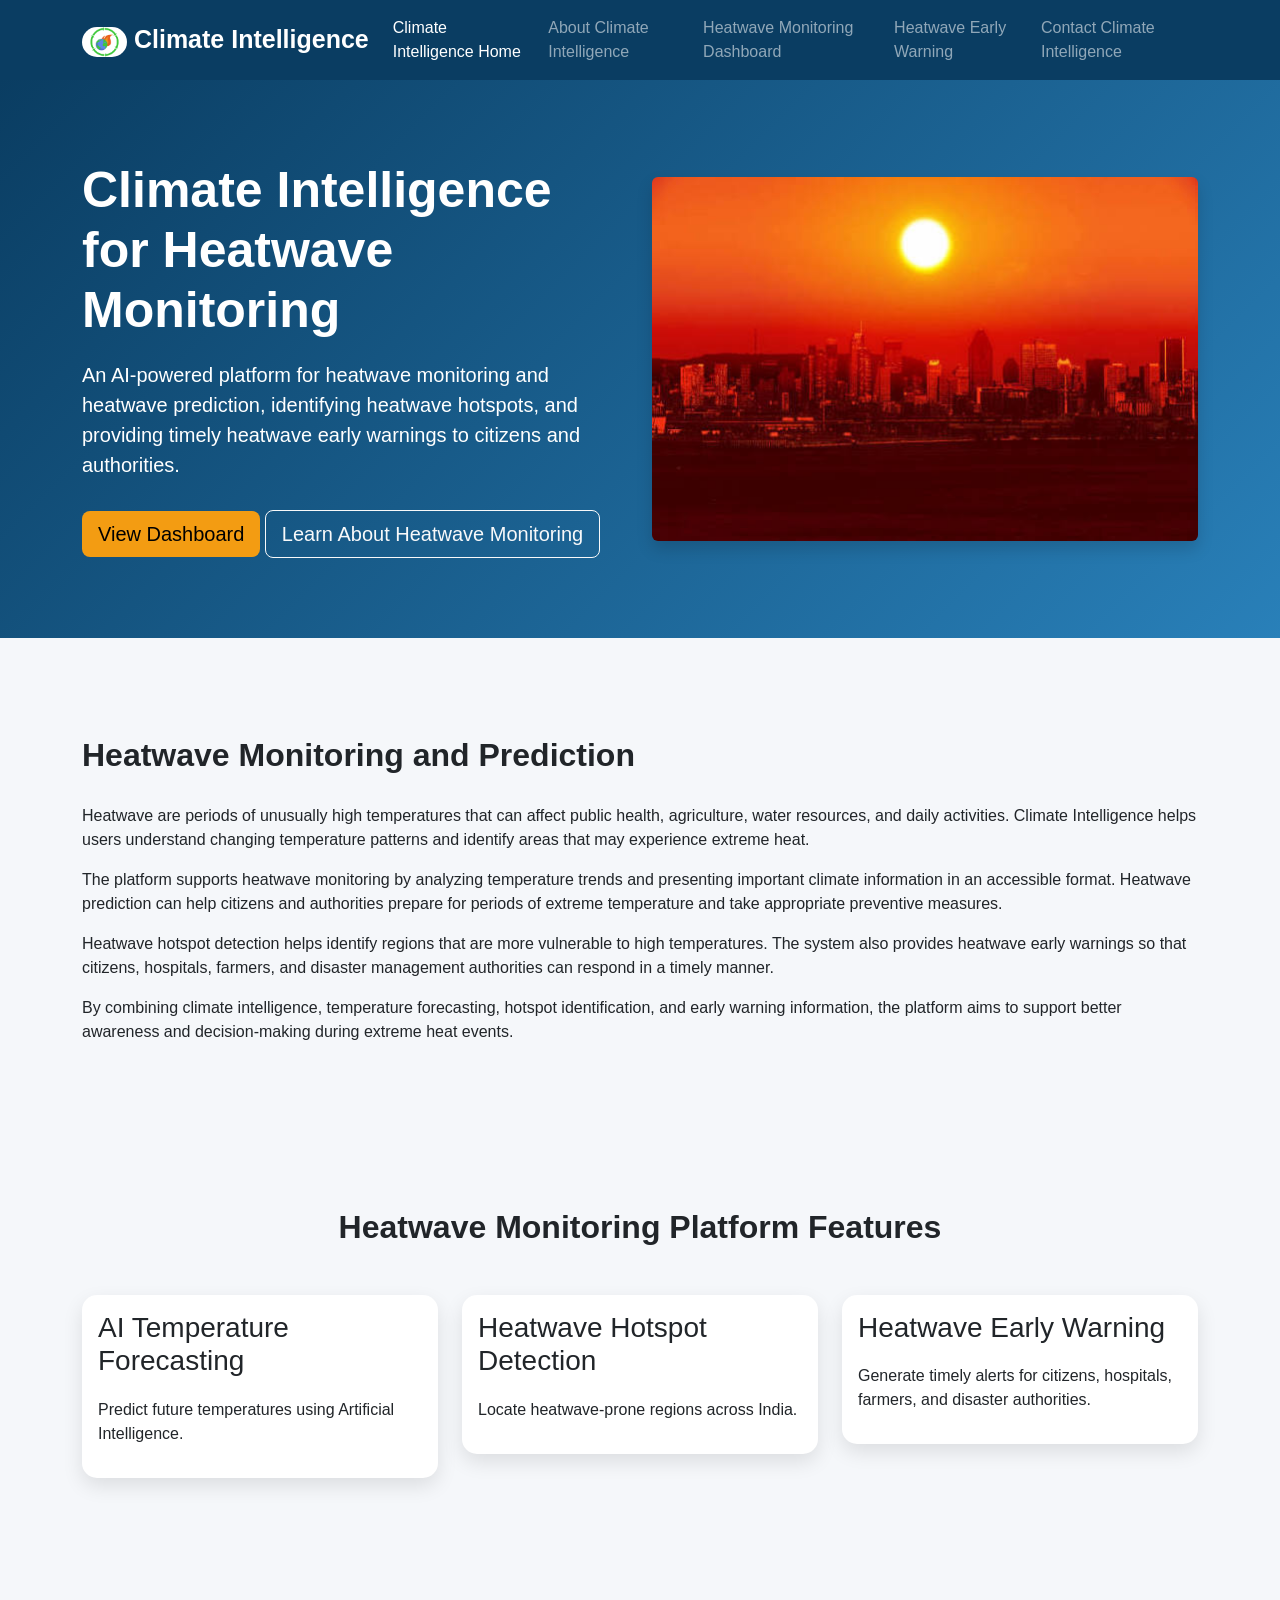
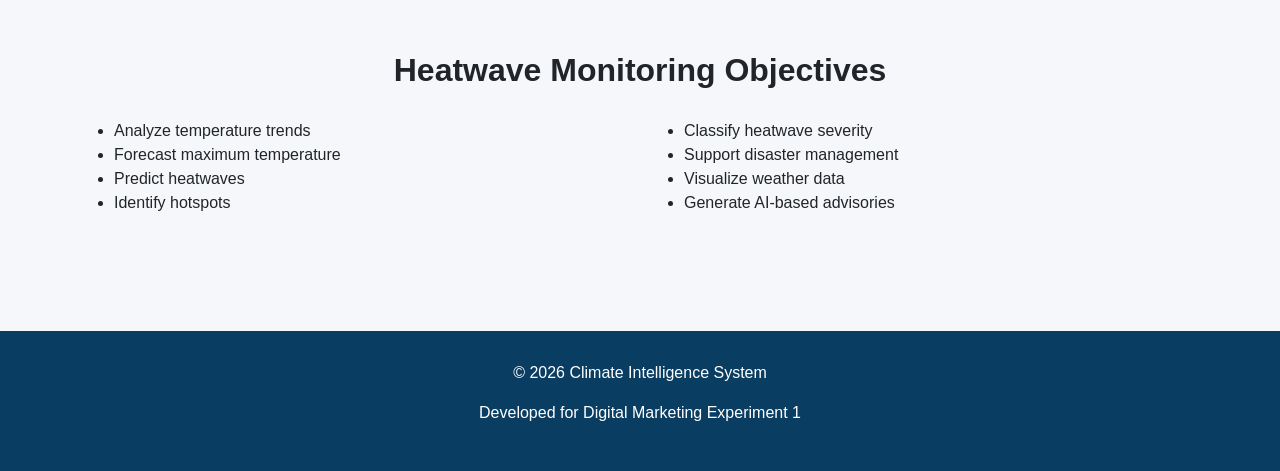
<file: index.html>
<!DOCTYPE html>
<html lang="en">

<head>

  <!-- Google tag (gtag.js) -->
  <script async src="https://www.googletagmanager.com/gtag/js?id=G-5CMJ7T5TZF"></script>

  <script>
    window.dataLayer = window.dataLayer || [];
    function gtag(){dataLayer.push(arguments);}
    gtag('js', new Date());

    gtag('config', 'G-5CMJ7T5TZF');
  </script>

  <!-- Character Encoding -->
  <meta charset="UTF-8">

  <!-- Responsive Viewport -->
  <meta name="viewport"
        content="width=device-width, initial-scale=1.0">

  <!-- SEO Title -->
  <title>Heatwave Monitoring & Early Warning | Climate Intelligence</title>

  <!-- SEO Meta Description -->
  <meta name="description"
        content="Monitor heatwaves, predict extreme heat risks, and receive early warnings with climate intelligence.">

  <!-- SEO Meta Keywords -->
  <meta name="keywords"
        content="heatwave monitoring, heatwave prediction, heatwave alerts, climate intelligence, early warning">

  <!-- Search Engine Robots -->
  <meta name="robots"
        content="index, follow">

  <!-- Bootstrap CSS -->
  <link href="https://cdn.jsdelivr.net/npm/bootstrap@5.3.3/dist/css/bootstrap.min.css"
        rel="stylesheet">

  <!-- Custom CSS -->
  <link rel="stylesheet"
        href="css/style.css">

</head>

<body>

<!-- Navbar -->
<nav class="navbar navbar-expand-lg navbar-dark bg-dark">

  <div class="container">

    <a class="navbar-brand"
       href="index.html"
       title="Climate Intelligence Home">

      <img src="images/logo.png"
           width="45"
           alt="Climate Intelligence logo">

      Climate Intelligence

    </a>

    <button class="navbar-toggler"
            type="button"
            data-bs-toggle="collapse"
            data-bs-target="#navbarNav">

      <span class="navbar-toggler-icon"></span>

    </button>

    <div class="collapse navbar-collapse"
         id="navbarNav">

      <ul class="navbar-nav ms-auto">

        <li class="nav-item">

          <a class="nav-link active"
             href="index.html"
             title="Climate Intelligence Home">

            Climate Intelligence Home

          </a>

        </li>

        <li class="nav-item">

          <a class="nav-link"
             href="about.html"
             title="Learn about the Climate Intelligence system">

            About Climate Intelligence

          </a>

        </li>

        <li class="nav-item">

          <a class="nav-link"
             href="dashboard.html"
             title="View the heatwave monitoring dashboard">

            Heatwave Monitoring Dashboard

          </a>

        </li>

        <li class="nav-item">

          <a class="nav-link"
             href="warning.html"
             title="View heatwave early warnings">

            Heatwave Early Warning

          </a>

        </li>

        <li class="nav-item">

          <a class="nav-link"
             href="contact.html"
             title="Contact the Climate Intelligence system">

            Contact Climate Intelligence

          </a>

        </li>

      </ul>

    </div>

  </div>

</nav>


<!-- Hero Section -->
<section class="hero">

  <div class="container">

    <div class="row align-items-center">

      <div class="col-lg-6">

        <!-- Main H1 Heading -->
        <h1>
          Climate Intelligence for Heatwave Monitoring
        </h1>

        <p>
          An AI-powered platform for heatwave monitoring and heatwave prediction,
          identifying heatwave hotspots,
          and providing timely heatwave early warnings
          to citizens and authorities.
        </p>

        <a href="dashboard.html"
           class="btn btn-warning btn-lg"
           title="View the heatwave monitoring dashboard">

          View Dashboard

        </a>

        <a href="about.html"
           class="btn btn-outline-light btn-lg"
           title="Learn about heatwave monitoring and early warning">

          Learn About Heatwave Monitoring

        </a>

      </div>


      <div class="col-lg-6">

        <img src="images/hero.jpg"
             class="img-fluid rounded shadow"
             alt="Climate intelligence for heatwave monitoring">

      </div>

    </div>

  </div>

</section>


<!-- SEO Content Section -->
<section class="container mt-5">

  <h2>
    Heatwave Monitoring and Prediction
  </h2>

  <p>
    Heatwave are periods of unusually high temperatures that can affect
    public health, agriculture, water resources, and daily activities.
    Climate Intelligence helps users understand changing temperature
    patterns and identify areas that may experience extreme heat.
  </p>

  <p>
    The platform supports heatwave monitoring by analyzing temperature
    trends and presenting important climate information in an accessible
    format. Heatwave prediction can help citizens and authorities prepare
    for periods of extreme temperature and take appropriate preventive
    measures.
  </p>

  <p>
    Heatwave hotspot detection helps identify regions that are more
    vulnerable to high temperatures. The system also provides heatwave
    early warnings so that citizens, hospitals, farmers, and disaster
    management authorities can respond in a timely manner.
  </p>

  <p>
    By combining climate intelligence, temperature forecasting, hotspot
    identification, and early warning information, the platform aims to
    support better awareness and decision-making during extreme heat
    events.
  </p>

</section>


<!-- Features -->
<section class="container mt-5">

  <!-- H2 Heading -->
  <h2 class="text-center mb-5">
    Heatwave Monitoring Platform Features
  </h2>


  <div class="row">


    <!-- Temperature Forecasting -->
    <div class="col-md-4">

      <div class="card">

        <div class="card-body">

          <!-- H3 Heading -->
          <h3>
            AI Temperature Forecasting
          </h3>

          <p>
            Predict future temperatures using Artificial Intelligence.
          </p>

        </div>

      </div>

    </div>


    <!-- Hotspot Detection -->
    <div class="col-md-4">

      <div class="card">

        <div class="card-body">

          <!-- H3 Heading -->
          <h3>
            Heatwave Hotspot Detection
          </h3>

          <p>
            Locate heatwave-prone regions across India.
          </p>

        </div>

      </div>

    </div>


    <!-- Early Warning -->
    <div class="col-md-4">

      <div class="card">

        <div class="card-body">

          <!-- H3 Heading -->
          <h3>
            Heatwave Early Warning
          </h3>

          <p>
            Generate timely alerts for citizens,
            hospitals,
            farmers,
            and disaster authorities.
          </p>

        </div>

      </div>

    </div>

  </div>

</section>


<!-- Objectives -->
<section class="container mt-5">

  <!-- H2 Heading -->
  <h2 class="text-center">
    Heatwave Monitoring Objectives
  </h2>


  <div class="row mt-4">

    <div class="col-md-6">

      <ul>

        <li>Analyze temperature trends</li>

        <li>Forecast maximum temperature</li>

        <li>Predict heatwaves</li>

        <li>Identify hotspots</li>

      </ul>

    </div>


    <div class="col-md-6">

      <ul>

        <li>Classify heatwave severity</li>

        <li>Support disaster management</li>

        <li>Visualize weather data</li>

        <li>Generate AI-based advisories</li>

      </ul>

    </div>

  </div>

</section>


<!-- Footer -->
<footer>

  <p>
    © 2026 Climate Intelligence System
  </p>

  <p>
    Developed for Digital Marketing Experiment 1
  </p>

</footer>


<!-- Bootstrap JavaScript -->
<script src="https://cdn.jsdelivr.net/npm/bootstrap@5.3.3/dist/js/bootstrap.bundle.min.js"></script>

<!-- Custom JavaScript -->
<script src="js/script.js"></script>

</body>

</html>
</file>
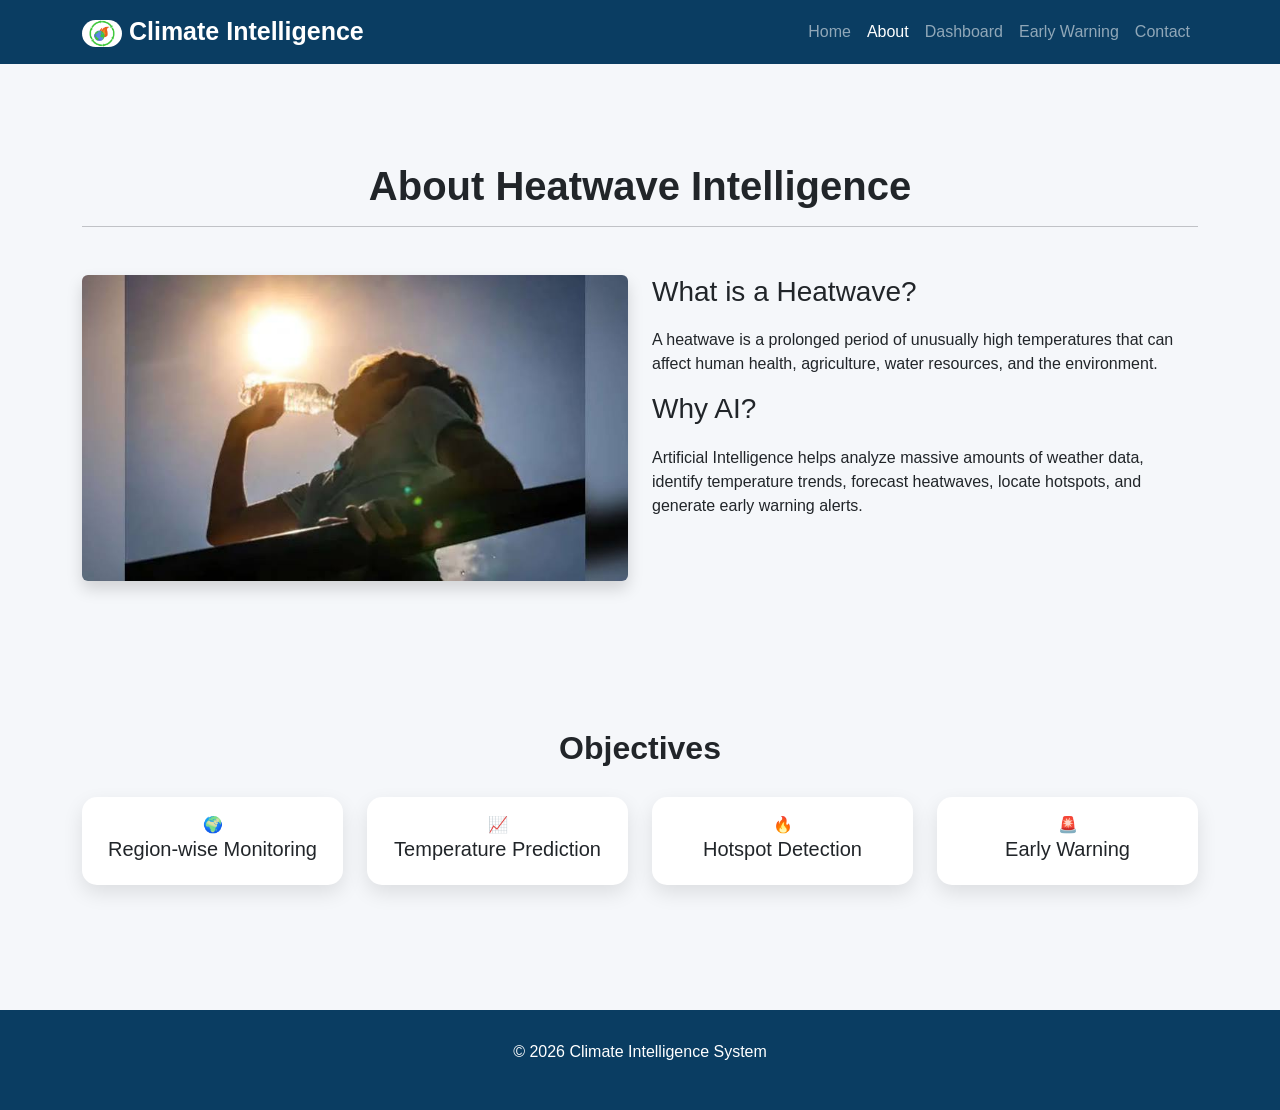
<file: about.html>
<!DOCTYPE html>
<html lang="en">

<head>
    <meta charset="UTF-8">
    <meta name="viewport" content="width=device-width, initial-scale=1.0">
    <title>About - Climate Intelligence</title>

    <link href="https://cdn.jsdelivr.net/npm/bootstrap@5.3.3/dist/css/bootstrap.min.css" rel="stylesheet">
    <link rel="stylesheet" href="css/style.css">
</head>

<body>

<!-- Navbar -->

<nav class="navbar navbar-expand-lg navbar-dark">

<div class="container">

<a class="navbar-brand" href="index.html">

<img src="images/logo.png" width="40">

Climate Intelligence

</a>

<button class="navbar-toggler"
type="button"
data-bs-toggle="collapse"
data-bs-target="#navbarNav">

<span class="navbar-toggler-icon"></span>

</button>

<div class="collapse navbar-collapse"
id="navbarNav">

<ul class="navbar-nav ms-auto">

<li class="nav-item">

<a class="nav-link"
href="index.html">

Home

</a>

</li>

<li class="nav-item">

<a class="nav-link active"
href="about.html">

About

</a>

</li>

<li class="nav-item">

<a class="nav-link"
href="dashboard.html">

Dashboard

</a>

</li>

<li class="nav-item">

<a class="nav-link"
href="warning.html">

Early Warning

</a>

</li>

<li class="nav-item">

<a class="nav-link"
href="contact.html">

Contact

</a>

</li>

</ul>

</div>

</div>

</nav>

<section class="container mt-5">

<h1 class="text-center">

About Heatwave Intelligence

</h1>

<hr>

<div class="row mt-5">

<div class="col-lg-6">

<img src="images/heatwave.jpg"
class="img-fluid rounded shadow">

</div>

<div class="col-lg-6">

<h3>

What is a Heatwave?

</h3>

<p>

A heatwave is a prolonged period of unusually high temperatures that can affect human health,
agriculture,
water resources,
and the environment.

</p>

<h3>

Why AI?

</h3>

<p>

Artificial Intelligence helps analyze massive amounts of weather data,
identify temperature trends,
forecast heatwaves,
locate hotspots,
and generate early warning alerts.

</p>

</div>

</div>

</section>

<section class="container mt-5">

<h2 class="text-center">

Objectives

</h2>

<div class="row mt-4">

<div class="col-md-3">

<div class="card">

<div class="card-body text-center">

🌍

<h5>

Region-wise Monitoring

</h5>

</div>

</div>

</div>

<div class="col-md-3">

<div class="card">

<div class="card-body text-center">

📈

<h5>

Temperature Prediction

</h5>

</div>

</div>

</div>

<div class="col-md-3">

<div class="card">

<div class="card-body text-center">

🔥

<h5>

Hotspot Detection

</h5>

</div>

</div>

</div>

<div class="col-md-3">

<div class="card">

<div class="card-body text-center">

🚨

<h5>

Early Warning

</h5>

</div>

</div>

</div>

</div>

</section>

<footer>

<p>

© 2026 Climate Intelligence System

</p>

</footer>

<script src="https://cdn.jsdelivr.net/npm/bootstrap@5.3.3/dist/js/bootstrap.bundle.min.js"></script>

</body>

</html>
</file>
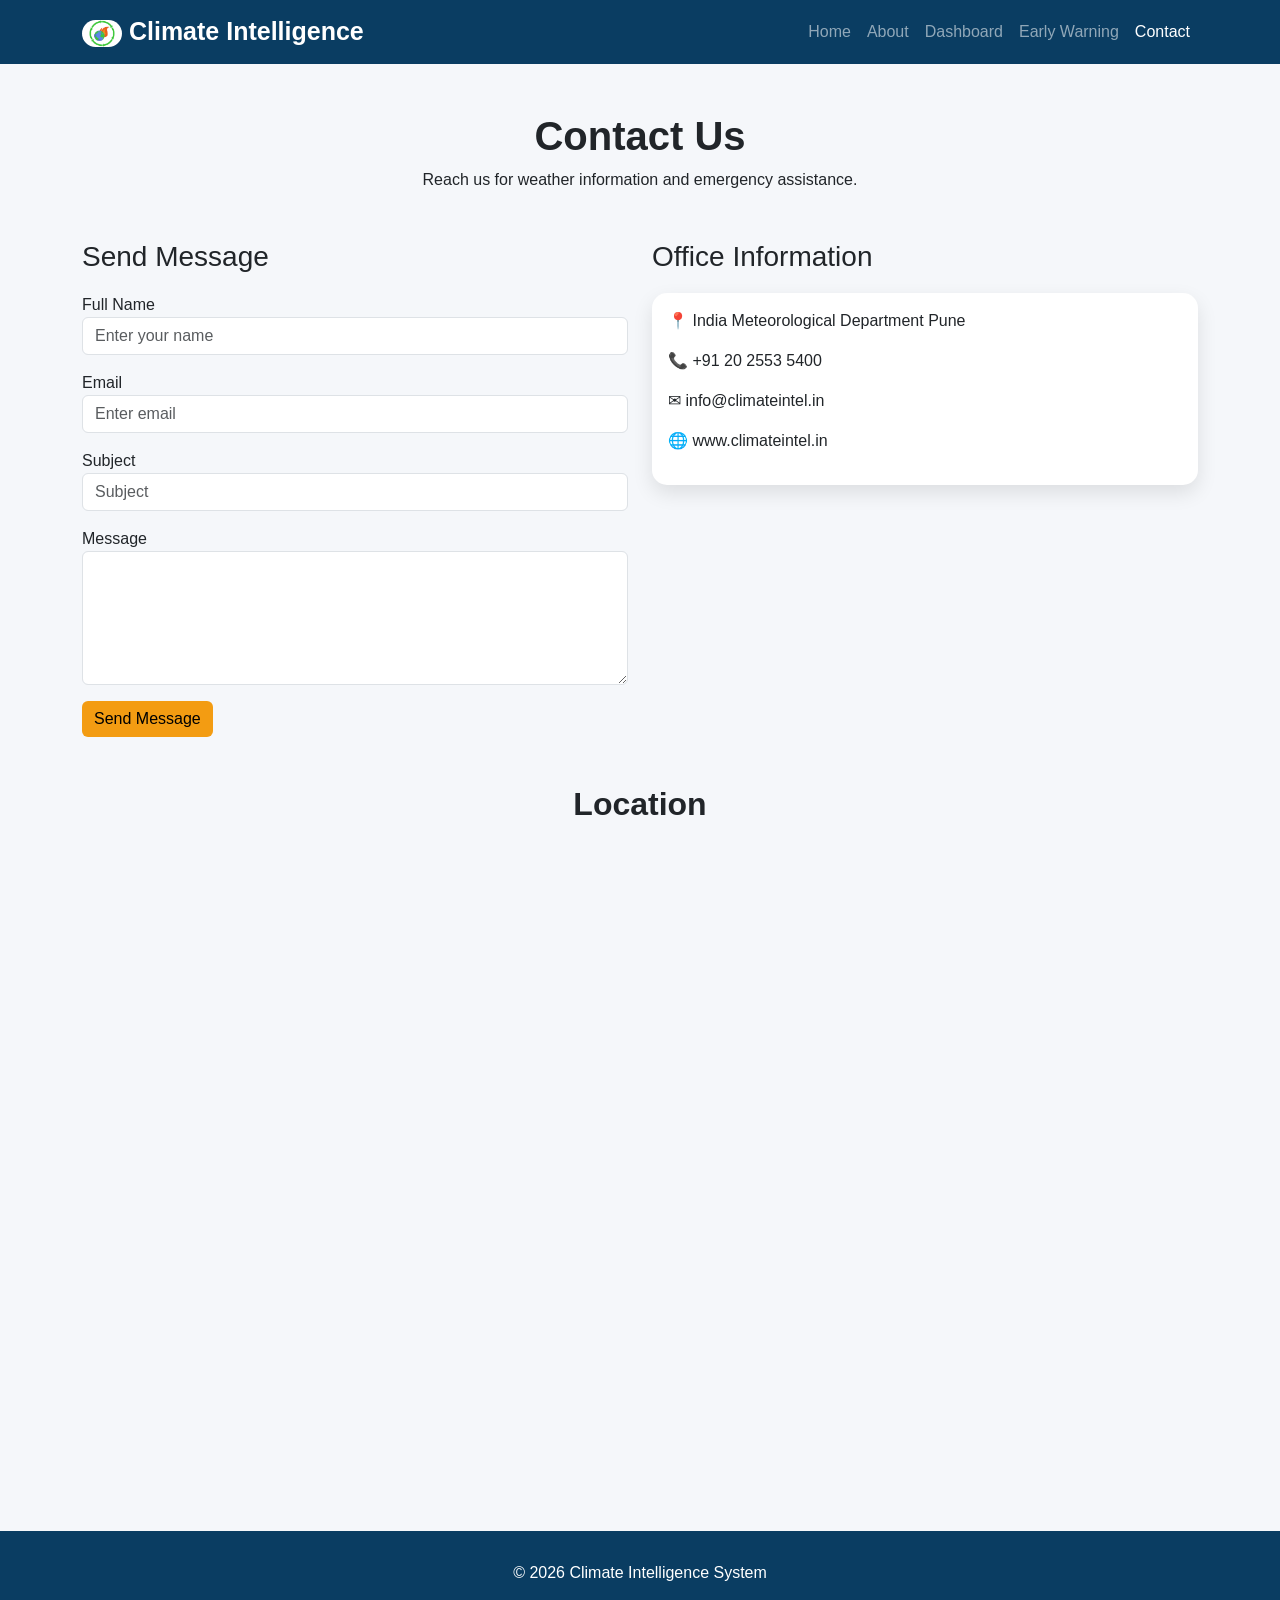
<file: contact.html>
<!DOCTYPE html>
<html lang="en">

<head>

<meta charset="UTF-8">

<meta name="viewport"
content="width=device-width, initial-scale=1.0">

<title>Contact</title>

<link href="https://cdn.jsdelivr.net/npm/bootstrap@5.3.3/dist/css/bootstrap.min.css" rel="stylesheet">

<link rel="stylesheet"
href="css/style.css">

</head>

<body>

<!-- Navbar -->

<nav class="navbar navbar-expand-lg navbar-dark">

<div class="container">

<a class="navbar-brand"
href="index.html">

<img src="images/logo.png"
width="40">

Climate Intelligence

</a>

<button class="navbar-toggler"
type="button"
data-bs-toggle="collapse"
data-bs-target="#navbarNav">

<span class="navbar-toggler-icon">

</span>

</button>

<div class="collapse navbar-collapse"
id="navbarNav">

<ul class="navbar-nav ms-auto">

<li class="nav-item">

<a class="nav-link"
href="index.html">

Home

</a>

</li>

<li class="nav-item">

<a class="nav-link"
href="about.html">

About

</a>

</li>

<li class="nav-item">

<a class="nav-link"
href="dashboard.html">

Dashboard

</a>

</li>

<li class="nav-item">

<a class="nav-link"
href="warning.html">

Early Warning

</a>

</li>

<li class="nav-item">

<a class="nav-link active"
href="contact.html">

Contact

</a>

</li>

</ul>

</div>

</div>

</nav>

<!-- Heading -->

<div class="container mt-5">

<h1 class="text-center">

Contact Us

</h1>

<p class="text-center">

Reach us for weather information and emergency assistance.

</p>

</div>

<!-- Contact Form -->

<div class="container mt-5">

<div class="row">

<div class="col-lg-6">

<h3>

Send Message

</h3>

<form>

<div class="mb-3">

<label>

Full Name

</label>

<input type="text"
class="form-control"
placeholder="Enter your name">

</div>

<div class="mb-3">

<label>

Email

</label>

<input type="email"
class="form-control"
placeholder="Enter email">

</div>

<div class="mb-3">

<label>

Subject

</label>

<input type="text"
class="form-control"
placeholder="Subject">

</div>

<div class="mb-3">

<label>

Message

</label>

<textarea
class="form-control"
rows="5">

</textarea>

</div>

<button
class="btn btn-warning">

Send Message

</button>

</form>

</div>

<div class="col-lg-6">

<h3>

Office Information

</h3>

<div class="card">

<div class="card-body">

<p>

📍

India Meteorological Department

Pune

</p>

<p>

📞

+91 20 2553 5400

</p>

<p>

✉

info@climateintel.in

</p>

<p>

🌐

www.climateintel.in

</p>

</div>

</div>

</div>

</div>

</div>

<!-- Map -->

<div class="container mt-5">

<h2 class="text-center">

Location

</h2>

<div class="ratio ratio-16x9">

<iframe

src="https://www.google.com/maps?q=Pune&output=embed"

allowfullscreen>

</iframe>

</div>

</div>

<footer>

<p>

© 2026 Climate Intelligence System

</p>

</footer>

<script src="https://cdn.jsdelivr.net/npm/bootstrap@5.3.3/dist/js/bootstrap.bundle.min.js">

</script>

</body>

</html>
</file>
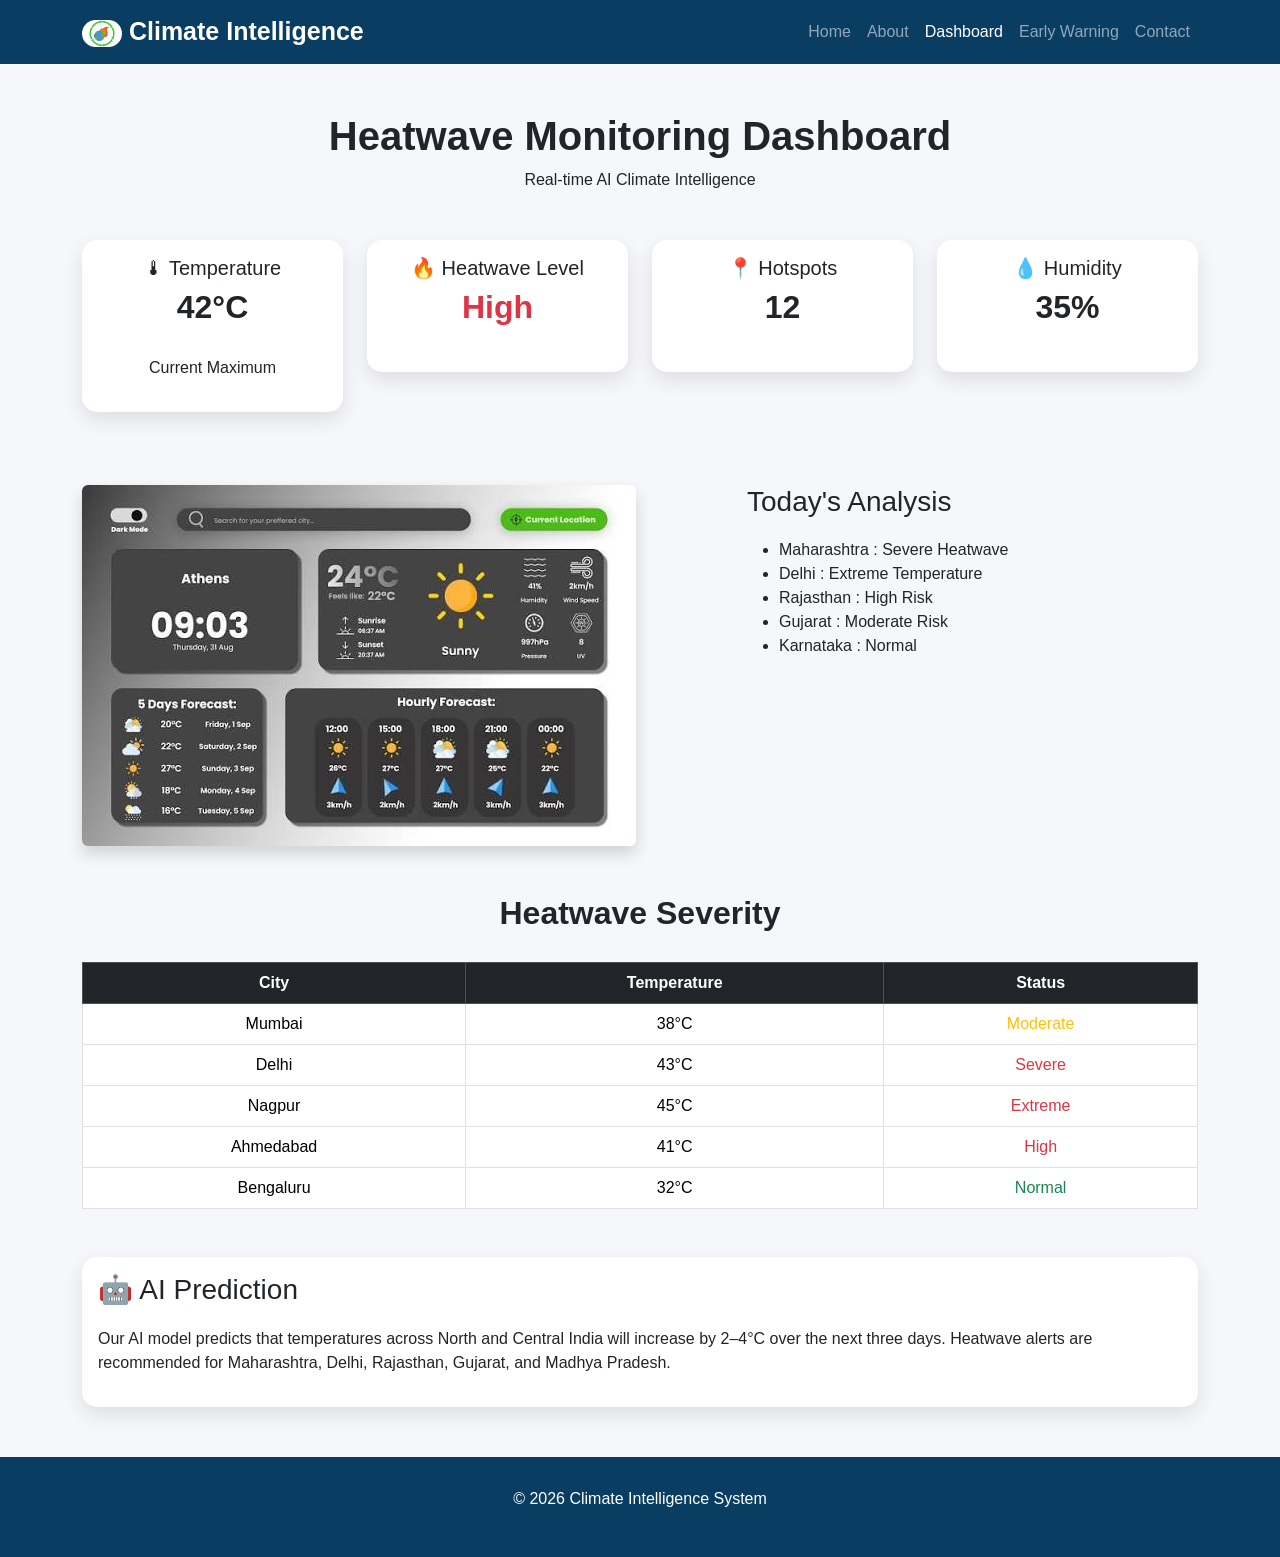
<file: dashboard.html>
<!DOCTYPE html>
<html lang="en">

<head>
    <meta charset="UTF-8">
    <meta name="viewport" content="width=device-width, initial-scale=1.0">
    <title>AI Dashboard - Climate Intelligence</title>

    <link href="https://cdn.jsdelivr.net/npm/bootstrap@5.3.3/dist/css/bootstrap.min.css" rel="stylesheet">
    <link rel="stylesheet" href="css/style.css">
</head>

<body>

<!-- Navbar -->

<nav class="navbar navbar-expand-lg navbar-dark">

<div class="container">

<a class="navbar-brand" href="index.html">

<img src="images/logo.png" width="40">

Climate Intelligence

</a>

<button class="navbar-toggler"
type="button"
data-bs-toggle="collapse"
data-bs-target="#navbarNav">

<span class="navbar-toggler-icon"></span>

</button>

<div class="collapse navbar-collapse" id="navbarNav">

<ul class="navbar-nav ms-auto">

<li class="nav-item">
<a class="nav-link" href="index.html">Home</a>
</li>

<li class="nav-item">
<a class="nav-link" href="about.html">About</a>
</li>

<li class="nav-item">
<a class="nav-link active" href="dashboard.html">Dashboard</a>
</li>

<li class="nav-item">
<a class="nav-link" href="warning.html">Early Warning</a>
</li>

<li class="nav-item">
<a class="nav-link" href="contact.html">Contact</a>
</li>

</ul>

</div>

</div>

</nav>

<!-- Heading -->

<div class="container mt-5">

<h1 class="text-center">

Heatwave Monitoring Dashboard

</h1>

<p class="text-center">

Real-time AI Climate Intelligence

</p>

</div>

<!-- Dashboard Cards -->

<div class="container mt-5">

<div class="row">

<div class="col-md-3">

<div class="card text-center">

<div class="card-body">

<h5>🌡 Temperature</h5>

<h2>42°C</h2>

<p>Current Maximum</p>

</div>

</div>

</div>

<div class="col-md-3">

<div class="card text-center">

<div class="card-body">

<h5>🔥 Heatwave Level</h5>

<h2 class="text-danger">

High

</h2>

</div>

</div>

</div>

<div class="col-md-3">

<div class="card text-center">

<div class="card-body">

<h5>📍 Hotspots</h5>

<h2>

12

</h2>

</div>

</div>

</div>

<div class="col-md-3">

<div class="card text-center">

<div class="card-body">

<h5>💧 Humidity</h5>

<h2>

35%

</h2>

</div>

</div>

</div>

</div>

</div>

<!-- India Map -->

<div class="container mt-5">

<div class="row">

<div class="col-lg-7">

<img src="images/dashboard.jpg"

class="img-fluid rounded shadow">

</div>

<div class="col-lg-5">

<h3>

Today's Analysis

</h3>

<ul>

<li>Maharashtra : Severe Heatwave</li>

<li>Delhi : Extreme Temperature</li>

<li>Rajasthan : High Risk</li>

<li>Gujarat : Moderate Risk</li>

<li>Karnataka : Normal</li>

</ul>

</div>

</div>

</div>

<!-- Severity Table -->

<div class="container mt-5">

<h2 class="text-center">

Heatwave Severity

</h2>

<table class="table table-bordered table-hover">

<thead class="table-dark">

<tr>

<th>City</th>

<th>Temperature</th>

<th>Status</th>

</tr>

</thead>

<tbody>

<tr>

<td>Mumbai</td>

<td>38°C</td>

<td class="text-warning">Moderate</td>

</tr>

<tr>

<td>Delhi</td>

<td>43°C</td>

<td class="text-danger">Severe</td>

</tr>

<tr>

<td>Nagpur</td>

<td>45°C</td>

<td class="text-danger">Extreme</td>

</tr>

<tr>

<td>Ahmedabad</td>

<td>41°C</td>

<td class="text-danger">High</td>

</tr>

<tr>

<td>Bengaluru</td>

<td>32°C</td>

<td class="text-success">Normal</td>

</tr>

</tbody>

</table>

</div>

<!-- AI Prediction -->

<div class="container mt-5">

<div class="card">

<div class="card-body">

<h3>

🤖 AI Prediction

</h3>

<p>

Our AI model predicts that temperatures across North and Central India will increase by 2–4°C over the next three days. Heatwave alerts are recommended for Maharashtra, Delhi, Rajasthan, Gujarat, and Madhya Pradesh.

</p>

</div>

</div>

</div>

<footer>

<p>

© 2026 Climate Intelligence System

</p>

</footer>

<script src="https://cdn.jsdelivr.net/npm/bootstrap@5.3.3/dist/js/bootstrap.bundle.min.js"></script>

</body>

</html>
</file>
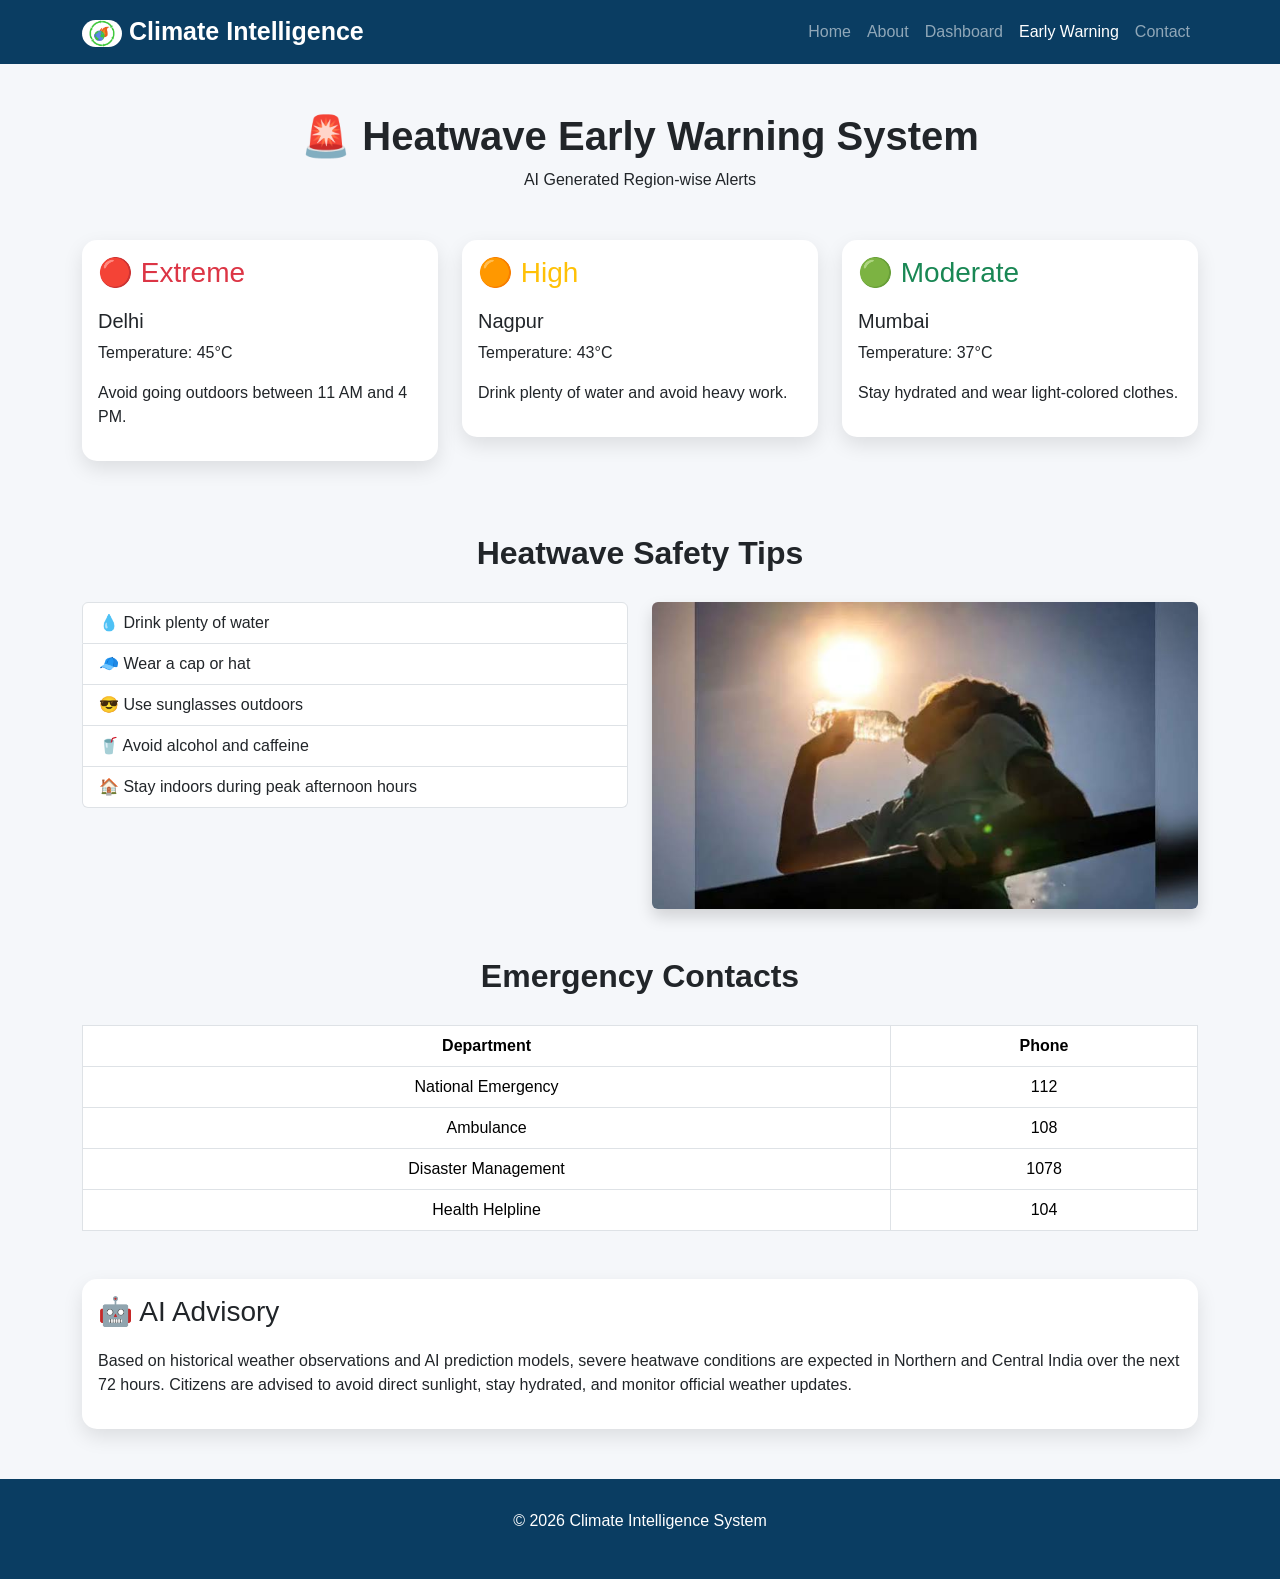
<file: warning.html>
<!DOCTYPE html>
<html lang="en">

<head>

<meta charset="UTF-8">
<meta name="viewport" content="width=device-width, initial-scale=1.0">

<title>Early Warning</title>

<link href="https://cdn.jsdelivr.net/npm/bootstrap@5.3.3/dist/css/bootstrap.min.css" rel="stylesheet">

<link rel="stylesheet" href="css/style.css">

</head>

<body>

<!-- Navbar -->

<nav class="navbar navbar-expand-lg navbar-dark">

<div class="container">

<a class="navbar-brand" href="index.html">

<img src="images/logo.png" width="40">

Climate Intelligence

</a>

<button class="navbar-toggler" type="button" data-bs-toggle="collapse" data-bs-target="#navbarNav">

<span class="navbar-toggler-icon"></span>

</button>

<div class="collapse navbar-collapse" id="navbarNav">

<ul class="navbar-nav ms-auto">

<li class="nav-item">
<a class="nav-link" href="index.html">Home</a>
</li>

<li class="nav-item">
<a class="nav-link" href="about.html">About</a>
</li>

<li class="nav-item">
<a class="nav-link" href="dashboard.html">Dashboard</a>
</li>

<li class="nav-item">
<a class="nav-link active" href="warning.html">Early Warning</a>
</li>

<li class="nav-item">
<a class="nav-link" href="contact.html">Contact</a>
</li>

</ul>

</div>

</div>

</nav>

<!-- Heading -->

<div class="container mt-5">

<h1 class="text-center">

🚨 Heatwave Early Warning System

</h1>

<p class="text-center">

AI Generated Region-wise Alerts

</p>

</div>

<!-- Alert Cards -->

<div class="container mt-5">

<div class="row">

<div class="col-md-4">

<div class="card border-danger">

<div class="card-body">

<h3 class="text-danger">

🔴 Extreme

</h3>

<h5>

Delhi

</h5>

<p>

Temperature: 45°C

</p>

<p>

Avoid going outdoors between 11 AM and 4 PM.

</p>

</div>

</div>

</div>

<div class="col-md-4">

<div class="card border-warning">

<div class="card-body">

<h3 class="text-warning">

🟠 High

</h3>

<h5>

Nagpur

</h5>

<p>

Temperature: 43°C

</p>

<p>

Drink plenty of water and avoid heavy work.

</p>

</div>

</div>

</div>

<div class="col-md-4">

<div class="card border-success">

<div class="card-body">

<h3 class="text-success">

🟢 Moderate

</h3>

<h5>

Mumbai

</h5>

<p>

Temperature: 37°C

</p>

<p>

Stay hydrated and wear light-colored clothes.

</p>

</div>

</div>

</div>

</div>

</div>

<!-- Safety Tips -->

<div class="container mt-5">

<h2 class="text-center">

Heatwave Safety Tips

</h2>

<div class="row mt-4">

<div class="col-md-6">

<ul class="list-group">

<li class="list-group-item">💧 Drink plenty of water</li>

<li class="list-group-item">🧢 Wear a cap or hat</li>

<li class="list-group-item">😎 Use sunglasses outdoors</li>

<li class="list-group-item">🥤 Avoid alcohol and caffeine</li>

<li class="list-group-item">🏠 Stay indoors during peak afternoon hours</li>

</ul>

</div>

<div class="col-md-6">

<img src="images/heatwave.jpg" class="img-fluid rounded shadow">

</div>

</div>

</div>

<!-- Emergency Numbers -->

<div class="container mt-5">

<h2 class="text-center">

Emergency Contacts

</h2>

<table class="table table-bordered">

<tr>

<th>Department</th>

<th>Phone</th>

</tr>

<tr>

<td>National Emergency</td>

<td>112</td>

</tr>

<tr>

<td>Ambulance</td>

<td>108</td>

</tr>

<tr>

<td>Disaster Management</td>

<td>1078</td>

</tr>

<tr>

<td>Health Helpline</td>

<td>104</td>

</tr>

</table>

</div>

<!-- AI Advisory -->

<div class="container mt-5">

<div class="card">

<div class="card-body">

<h3>

🤖 AI Advisory

</h3>

<p>

Based on historical weather observations and AI prediction models, severe heatwave conditions are expected in Northern and Central India over the next 72 hours.

Citizens are advised to avoid direct sunlight, stay hydrated, and monitor official weather updates.

</p>

</div>

</div>

</div>

<footer>

<p>

© 2026 Climate Intelligence System

</p>

</footer>

<script src="https://cdn.jsdelivr.net/npm/bootstrap@5.3.3/dist/js/bootstrap.bundle.min.js"></script>

</body>

</html>
</file>
<file: css/style.css>
body{

font-family:Arial, Helvetica, sans-serif;

background:#f5f7fa;

}

.navbar{

background:#0A3D62 !important;

}

.navbar-brand{

font-weight:bold;

font-size:25px;

}

.hero{

background:linear-gradient(135deg,#0A3D62,#2980B9);

color:white;

padding:80px 0;

}

.hero h1{

font-size:50px;

font-weight:bold;

}

.hero p{

font-size:20px;

margin-top:20px;

margin-bottom:30px;

}

.card{

transition:.4s;

border:none;

box-shadow:0 8px 20px rgba(0,0,0,.1);

margin-bottom:25px;

}

.card:hover{

transform:translateY(-8px);

}

section{

padding-top:50px;

padding-bottom:50px;

}

footer{

background:#0A3D62;

color:white;

text-align:center;

padding:30px;

margin-top:50px;

}

.btn-warning{

background:#F39C12;

border:none;

}

.btn-warning:hover{

background:#d68910;

}

h2{

font-weight:bold;

margin-bottom:30px;

}
table{
    background:white;
}

table th{
    text-align:center;
}

table td{
    text-align:center;
    vertical-align:middle;
}

.card h2{
    font-weight:bold;
}

.card{
    border-radius:15px;
}

img{
    border-radius:15px;
}

h1{
    font-weight:bold;
}

h3{
    margin-bottom:20px;
}
</file>
